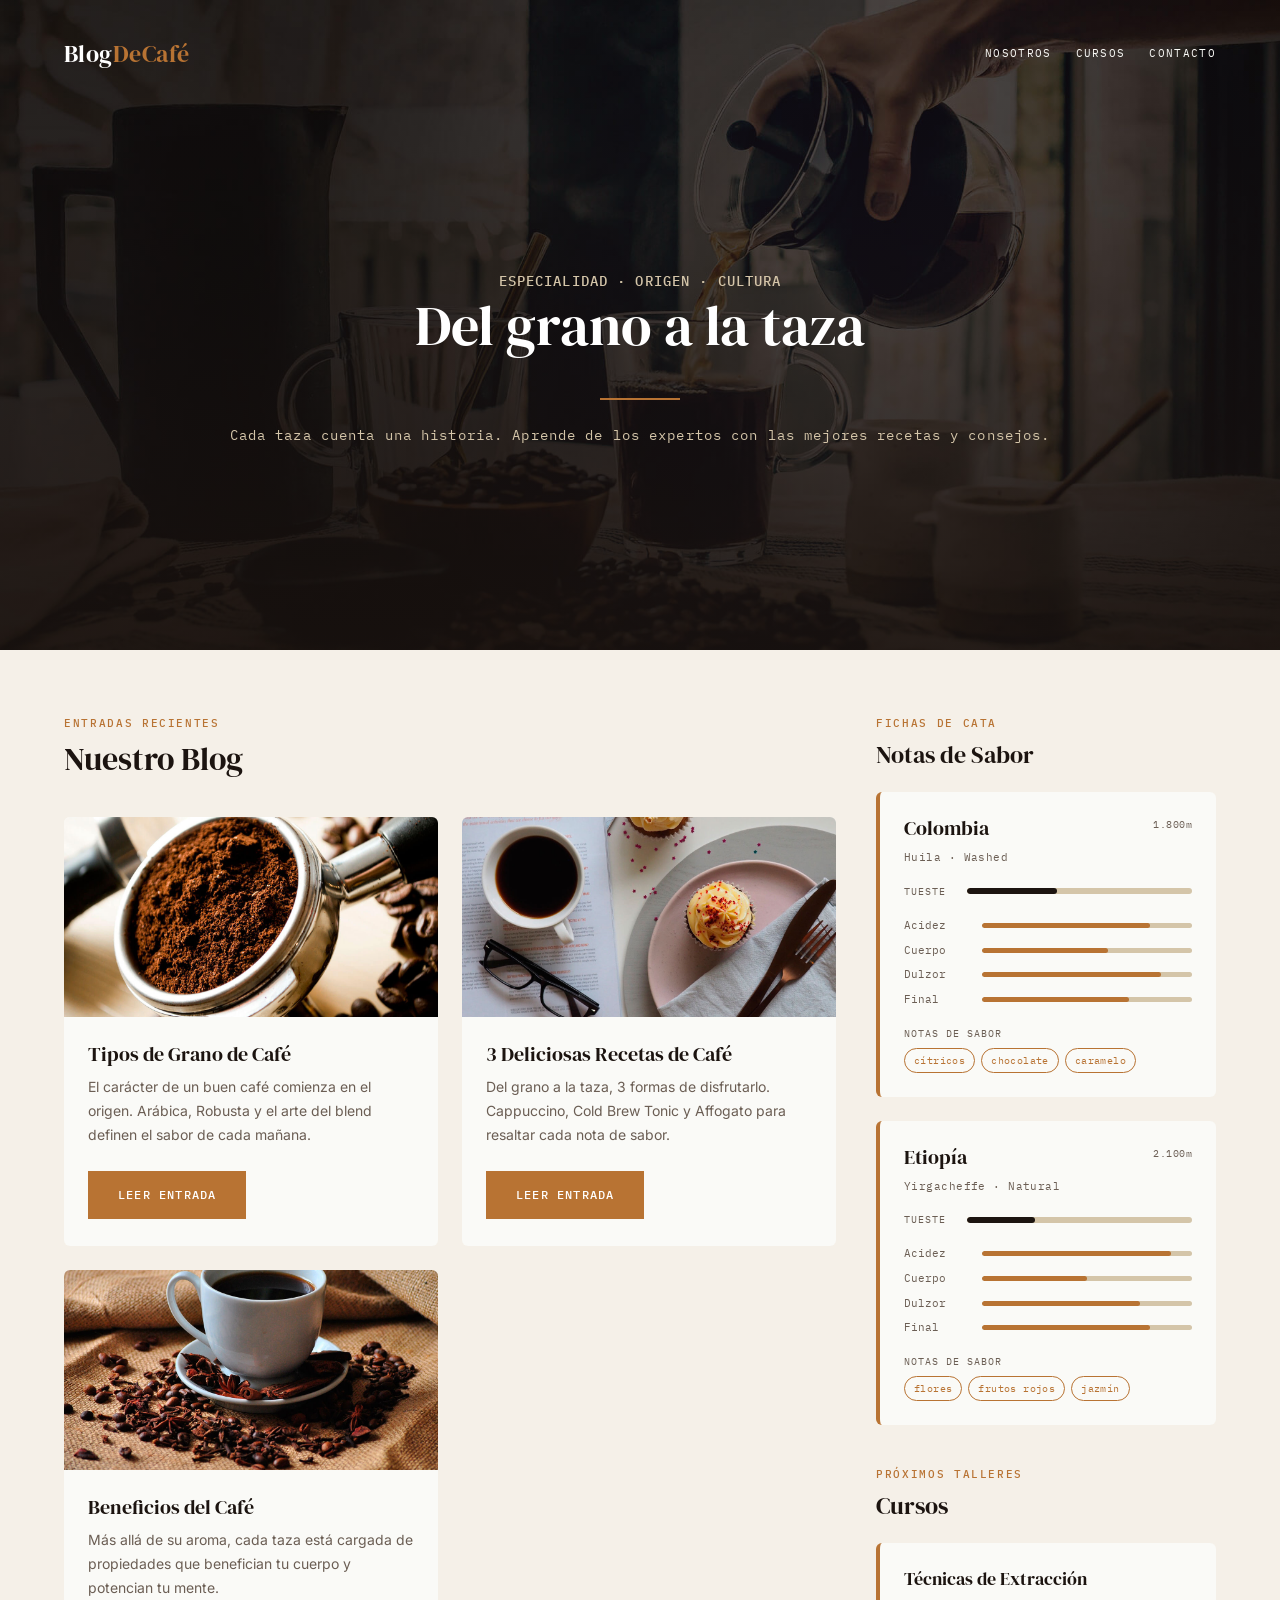
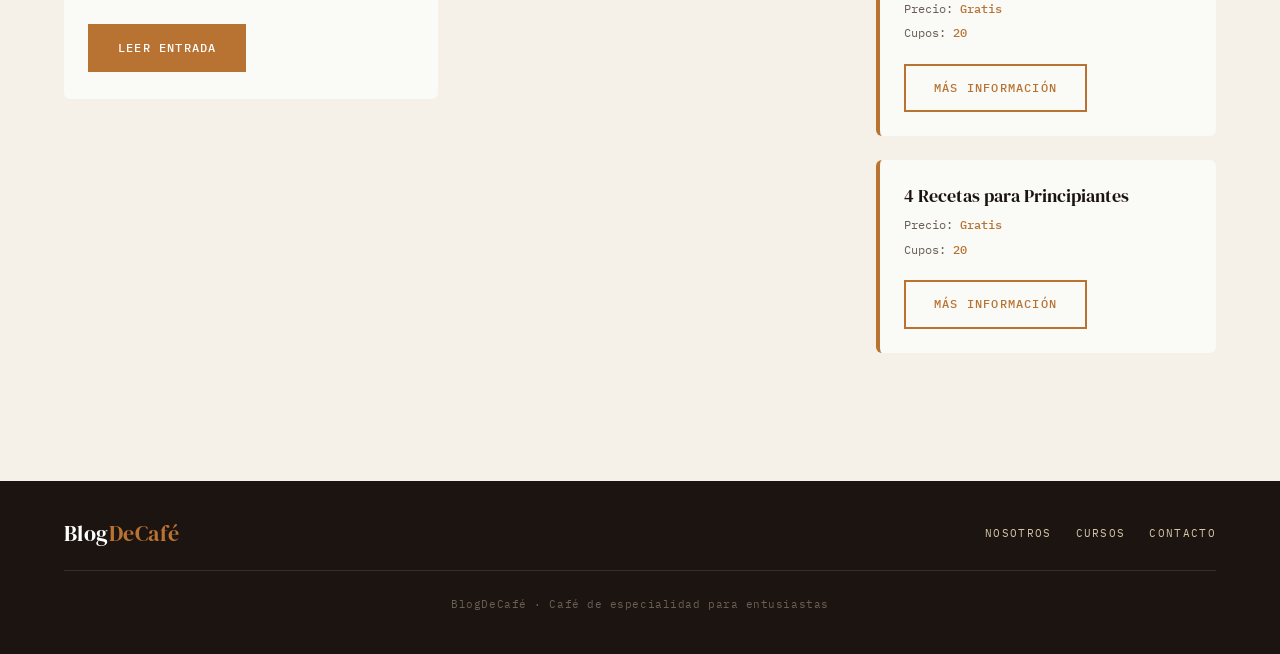
<file: index.html>
<!DOCTYPE html>
<html lang="es">
<head>
    <meta charset="UTF-8">
    <meta name="viewport" content="width=device-width, initial-scale=1.0">
    <title>BlogDeCafé — Café de Especialidad</title>
    <link rel="stylesheet" href="css/normalize.css">
    <link rel="preconnect" href="https://fonts.googleapis.com">
    <link rel="preconnect" href="https://fonts.gstatic.com" crossorigin>
    <link href="https://fonts.googleapis.com/css2?family=DM+Serif+Display&family=IBM+Plex+Mono:wght@400;500&family=Inter:wght@400;500;600&display=swap" rel="stylesheet">
    <link rel="stylesheet" href="css/style.css">
</head>
<body>

    <header class="header">
        <div class="contenedor">
            <div class="barra">
                <a class="logo" href="index.html">
                    <h1 class="logo__nombre no-margin">Blog<span class="logo__bold">DeCafé</span></h1>
                </a>
                <nav class="navegacion">
                    <a href="nosotros.html" class="navegacion__enlace">Nosotros</a>
                    <a href="cursos.html" class="navegacion__enlace">Cursos</a>
                    <a href="contacto.html" class="navegacion__enlace">Contacto</a>
                </nav>
            </div>
        </div>

        <div class="header__texto">
            <p class="eyebrow no-margin">Especialidad · Origen · Cultura</p>
            <h2 class="no-margin">Del grano a la taza</h2>
            <hr class="copper-line">
            <p class="no-margin">Cada taza cuenta una historia. Aprende de los expertos con las mejores recetas y consejos.</p>
        </div>
    </header>

    <div class="contenedor contenido-principal">
        <main class="blog">
            <p class="eyebrow">Entradas recientes</p>
            <h3>Nuestro Blog</h3>

            <div class="blog-grid">
                <!-- Entrada 1 -->
                <article class="entrada reveal">
                    <div class="entrada__imagen">
                        <img src="img/blog1.jpg" alt="Granos de café molidos en portafilter">
                    </div>
                    <div class="entrada__contenido">
                        <h4 class="no-margin">Tipos de Grano de Café</h4>
                        <p>El carácter de un buen café comienza en el origen. Arábica, Robusta y el arte del blend definen el sabor de cada mañana.</p>
                        <a href="entrada.html" class="boton boton--primario">Leer entrada</a>
                    </div>
                </article>

                <!-- Entrada 2 -->
                <article class="entrada reveal">
                    <div class="entrada__imagen">
                        <img src="img/blog2.jpg" alt="Taza de café con cupcakes">
                    </div>
                    <div class="entrada__contenido">
                        <h4 class="no-margin">3 Deliciosas Recetas de Café</h4>
                        <p>Del grano a la taza, 3 formas de disfrutarlo. Cappuccino, Cold Brew Tonic y Affogato para resaltar cada nota de sabor.</p>
                        <a href="entrada.html" class="boton boton--primario">Leer entrada</a>
                    </div>
                </article>

                <!-- Entrada 3 -->
                <article class="entrada reveal">
                    <div class="entrada__imagen">
                        <img src="img/blog3.jpg" alt="Taza de café sobre arpillera">
                    </div>
                    <div class="entrada__contenido">
                        <h4 class="no-margin">Beneficios del Café</h4>
                        <p>Más allá de su aroma, cada taza está cargada de propiedades que benefician tu cuerpo y potencian tu mente.</p>
                        <a href="entrada.html" class="boton boton--primario">Leer entrada</a>
                    </div>
                </article>
            </div>
        </main>

        <!-- Barra lateral -->
        <aside class="sidebar">
            <p class="eyebrow">Fichas de cata</p>
            <h3>Notas de Sabor</h3>

            <!-- Ficha de cata 1 -->
            <div class="tasting-card reveal">
                <div class="tasting-card__header">
                    <span class="tasting-card__origin">Colombia</span>
                    <span class="tasting-card__altitude">1.800m</span>
                </div>
                <p class="tasting-card__region">Huila · Washed</p>
                <div class="tasting-card__roast">
                    <span class="tasting-card__roast-label">Tueste</span>
                    <div class="tasting-card__roast-bar">
                        <div class="tasting-card__roast-fill" style="width: 40%"></div>
                    </div>
                </div>
                <div class="tasting-card__attributes">
                    <div class="tasting-card__attr">
                        <span class="tasting-card__attr-label">Acidez</span>
                        <div class="tasting-card__attr-bar">
                            <div class="tasting-card__attr-fill" style="width: 80%"></div>
                        </div>
                    </div>
                    <div class="tasting-card__attr">
                        <span class="tasting-card__attr-label">Cuerpo</span>
                        <div class="tasting-card__attr-bar">
                            <div class="tasting-card__attr-fill" style="width: 60%"></div>
                        </div>
                    </div>
                    <div class="tasting-card__attr">
                        <span class="tasting-card__attr-label">Dulzor</span>
                        <div class="tasting-card__attr-bar">
                            <div class="tasting-card__attr-fill" style="width: 85%"></div>
                        </div>
                    </div>
                    <div class="tasting-card__attr">
                        <span class="tasting-card__attr-label">Final</span>
                        <div class="tasting-card__attr-bar">
                            <div class="tasting-card__attr-fill" style="width: 70%"></div>
                        </div>
                    </div>
                </div>
                <p class="tasting-card__notes-label">Notas de sabor</p>
                <div class="tasting-card__tags">
                    <span class="tasting-card__tag">cítricos</span>
                    <span class="tasting-card__tag">chocolate</span>
                    <span class="tasting-card__tag">caramelo</span>
                </div>
            </div>

            <!-- Ficha de cata 2 -->
            <div class="tasting-card reveal">
                <div class="tasting-card__header">
                    <span class="tasting-card__origin">Etiopía</span>
                    <span class="tasting-card__altitude">2.100m</span>
                </div>
                <p class="tasting-card__region">Yirgacheffe · Natural</p>
                <div class="tasting-card__roast">
                    <span class="tasting-card__roast-label">Tueste</span>
                    <div class="tasting-card__roast-bar">
                        <div class="tasting-card__roast-fill" style="width: 30%"></div>
                    </div>
                </div>
                <div class="tasting-card__attributes">
                    <div class="tasting-card__attr">
                        <span class="tasting-card__attr-label">Acidez</span>
                        <div class="tasting-card__attr-bar">
                            <div class="tasting-card__attr-fill" style="width: 90%"></div>
                        </div>
                    </div>
                    <div class="tasting-card__attr">
                        <span class="tasting-card__attr-label">Cuerpo</span>
                        <div class="tasting-card__attr-bar">
                            <div class="tasting-card__attr-fill" style="width: 50%"></div>
                        </div>
                    </div>
                    <div class="tasting-card__attr">
                        <span class="tasting-card__attr-label">Dulzor</span>
                        <div class="tasting-card__attr-bar">
                            <div class="tasting-card__attr-fill" style="width: 75%"></div>
                        </div>
                    </div>
                    <div class="tasting-card__attr">
                        <span class="tasting-card__attr-label">Final</span>
                        <div class="tasting-card__attr-bar">
                            <div class="tasting-card__attr-fill" style="width: 80%"></div>
                        </div>
                    </div>
                </div>
                <p class="tasting-card__notes-label">Notas de sabor</p>
                <div class="tasting-card__tags">
                    <span class="tasting-card__tag">flores</span>
                    <span class="tasting-card__tag">frutos rojos</span>
                    <span class="tasting-card__tag">jazmín</span>
                </div>
            </div>

            <!-- Cursos widget -->
            <p class="eyebrow" style="margin-top: var(--space-lg)">Próximos talleres</p>
            <h3>Cursos</h3>

            <ul class="cursos no-padding">
                <li class="widget-curso reveal">
                    <h4 class="no-margin">Técnicas de Extracción</h4>
                    <p class="widget-curso__item">Precio: <span class="widget-curso__info">Gratis</span></p>
                    <p class="widget-curso__item">Cupos: <span class="widget-curso__info">20</span></p>
                    <a href="entrada.html" class="boton boton--secundario">Más información</a>
                </li>
                <li class="widget-curso reveal">
                    <h4 class="no-margin">4 Recetas para Principiantes</h4>
                    <p class="widget-curso__item">Precio: <span class="widget-curso__info">Gratis</span></p>
                    <p class="widget-curso__item">Cupos: <span class="widget-curso__info">20</span></p>
                    <a href="entrada.html" class="boton boton--secundario">Más información</a>
                </li>
            </ul>
        </aside>
    </div>

    <footer class="footer">
        <div class="contenedor">
            <div class="barra">
                <a class="logo" href="index.html">
                    <h1 class="logo__nombre no-margin">Blog<span class="logo__bold">DeCafé</span></h1>
                </a>
                <nav class="navegacion">
                    <a href="nosotros.html" class="navegacion__enlace">Nosotros</a>
                    <a href="cursos.html" class="navegacion__enlace">Cursos</a>
                    <a href="contacto.html" class="navegacion__enlace">Contacto</a>
                </nav>
            </div>
            <p class="footer__copy">BlogDeCafé · Café de especialidad para entusiastas</p>
        </div>
    </footer>

    <script>
        // Scroll reveal
        const reveals = document.querySelectorAll('.reveal');
        const observer = new IntersectionObserver((entries) => {
            entries.forEach(entry => {
                if (entry.isIntersecting) {
                    entry.target.classList.add('visible');
                }
            });
        }, { threshold: 0.15 });

        reveals.forEach(el => observer.observe(el));
    </script>

</body>
</html>
</file>
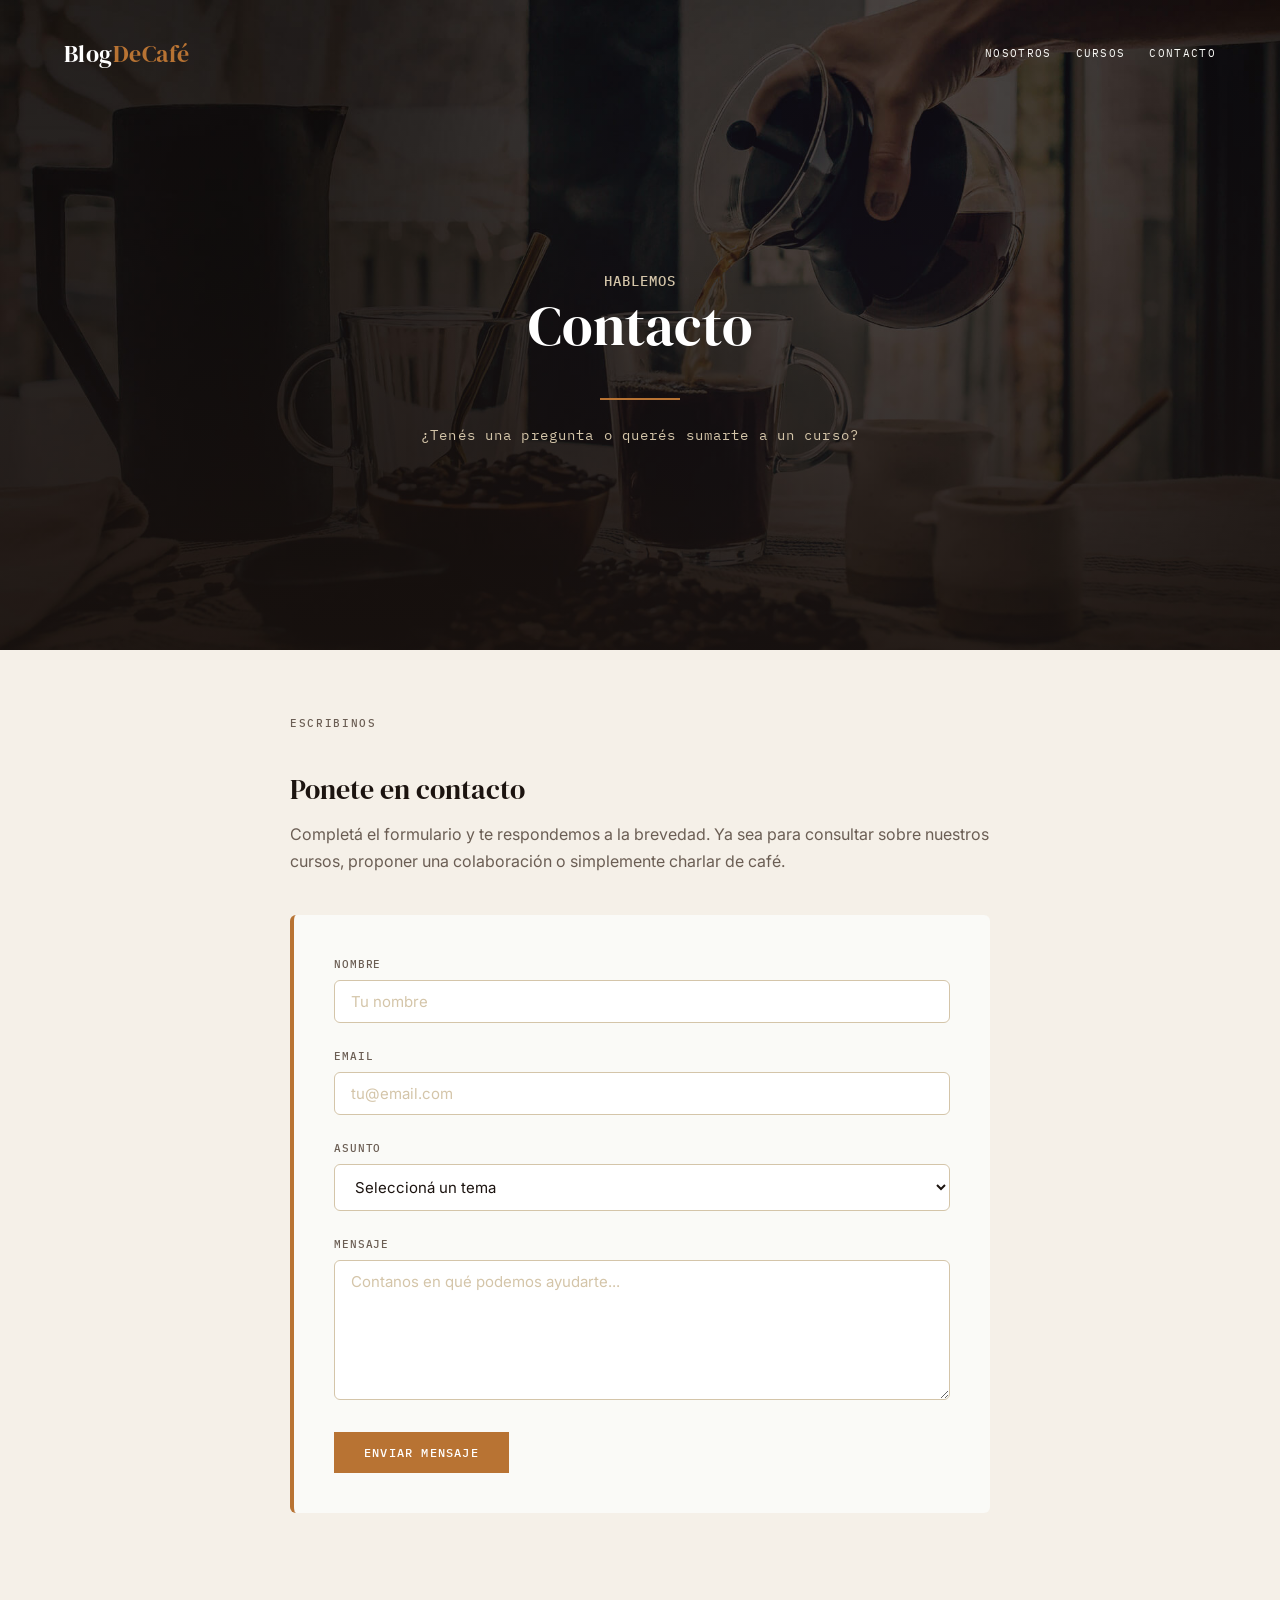
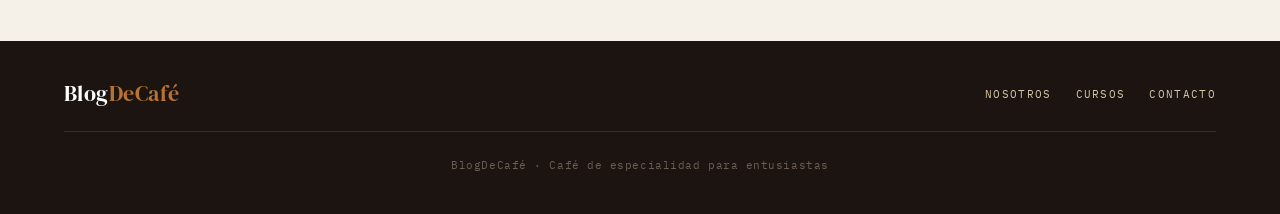
<file: contacto.html>
<!DOCTYPE html>
<html lang="es">
<head>
    <meta charset="UTF-8">
    <meta name="viewport" content="width=device-width, initial-scale=1.0">
    <title>BlogDeCafé — Contacto</title>
    <link rel="stylesheet" href="css/normalize.css">
    <link rel="preconnect" href="https://fonts.googleapis.com">
    <link rel="preconnect" href="https://fonts.gstatic.com" crossorigin>
    <link href="https://fonts.googleapis.com/css2?family=DM+Serif+Display&family=IBM+Plex+Mono:wght@400;500&family=Inter:wght@400;500;600&display=swap" rel="stylesheet">
    <link rel="stylesheet" href="css/style.css">
</head>
<body>

    <header class="header">
        <div class="contenedor">
            <div class="barra">
                <a class="logo" href="index.html">
                    <h1 class="logo__nombre no-margin">Blog<span class="logo__bold">DeCafé</span></h1>
                </a>
                <nav class="navegacion">
                    <a href="nosotros.html" class="navegacion__enlace">Nosotros</a>
                    <a href="cursos.html" class="navegacion__enlace">Cursos</a>
                    <a href="contacto.html" class="navegacion__enlace">Contacto</a>
                </nav>
            </div>
        </div>

        <div class="header__texto">
            <p class="eyebrow no-margin">Hablemos</p>
            <h2 class="no-margin">Contacto</h2>
            <hr class="copper-line">
            <p class="no-margin">¿Tenés una pregunta o querés sumarte a un curso?</p>
        </div>
    </header>

    <main class="contenedor contacto-page">
        <p class="eyebrow">Escribinos</p>
        <h3>Ponete en contacto</h3>
        <p>Completá el formulario y te respondemos a la brevedad. Ya sea para consultar sobre nuestros cursos, proponer una colaboración o simplemente charlar de café.</p>

        <form id="contact-form" class="formulario reveal" action="https://api.web3forms.com/submit" method="POST">
            <!-- Reemplazá con tu access key de Web3Forms: https://web3forms.com -->
            <input type="hidden" name="access_key" value="TU_ACCESS_KEY_AQUI">
            <input type="hidden" name="subject" value="Nuevo mensaje — BlogDeCafé">
            <input type="hidden" name="from_name" value="BlogDeCafé Formulario">
            <!-- Honeypot anti-spam -->
            <input type="checkbox" name="botcheck" class="hidden" style="display:none">

            <div class="formulario__campo">
                <label for="nombre">Nombre</label>
                <input type="text" id="nombre" name="nombre" placeholder="Tu nombre" required>
            </div>

            <div class="formulario__campo">
                <label for="email">Email</label>
                <input type="email" id="email" name="email" placeholder="tu@email.com" required>
            </div>

            <div class="formulario__campo">
                <label for="asunto">Asunto</label>
                <select id="asunto" name="asunto" required>
                    <option value="" disabled selected>Seleccioná un tema</option>
                    <option value="Consulta sobre cursos">Consulta sobre cursos</option>
                    <option value="Recetas y técnicas">Recetas y técnicas</option>
                    <option value="Colaboración">Colaboración</option>
                    <option value="Otro">Otro</option>
                </select>
            </div>

            <div class="formulario__campo">
                <label for="mensaje">Mensaje</label>
                <textarea id="mensaje" name="mensaje" placeholder="Contanos en qué podemos ayudarte..." required></textarea>
            </div>

            <div id="form-message" class="form-message" role="alert" aria-live="polite"></div>

            <button type="submit" class="boton boton--primario" id="submit-btn">
                <span class="btn-text">Enviar mensaje</span>
                <span class="btn-loading" style="display:none">Enviando...</span>
            </button>
        </form>
    </main>

    <footer class="footer">
        <div class="contenedor">
            <div class="barra">
                <a class="logo" href="index.html">
                    <h1 class="logo__nombre no-margin">Blog<span class="logo__bold">DeCafé</span></h1>
                </a>
                <nav class="navegacion">
                    <a href="nosotros.html" class="navegacion__enlace">Nosotros</a>
                    <a href="cursos.html" class="navegacion__enlace">Cursos</a>
                    <a href="contacto.html" class="navegacion__enlace">Contacto</a>
                </nav>
            </div>
            <p class="footer__copy">BlogDeCafé · Café de especialidad para entusiastas</p>
        </div>
    </footer>

    <script>
        // Scroll reveal
        const reveals = document.querySelectorAll('.reveal');
        const observer = new IntersectionObserver((entries) => {
            entries.forEach(entry => {
                if (entry.isIntersecting) {
                    entry.target.classList.add('visible');
                }
            });
        }, { threshold: 0.15 });
        reveals.forEach(el => observer.observe(el));

        // Form handling
        const form = document.getElementById('contact-form');
        const submitBtn = document.getElementById('submit-btn');
        const btnText = submitBtn.querySelector('.btn-text');
        const btnLoading = submitBtn.querySelector('.btn-loading');
        const formMessage = document.getElementById('form-message');

        form.addEventListener('submit', async function(e) {
            e.preventDefault();

            // Reset estado previo
            formMessage.className = 'form-message';
            formMessage.textContent = '';
            submitBtn.disabled = true;
            btnText.style.display = 'none';
            btnLoading.style.display = 'inline';

            // Validación JS adicional
            const email = form.email.value.trim();
            const emailRegex = /^[^\s@]+@[^\s@]+\.[^\s@]+$/;
            if (!emailRegex.test(email)) {
                showMessage('Por favor ingresá un email válido.', 'error');
                resetButton();
                return;
            }

            try {
                const formData = new FormData(form);
                const response = await fetch('https://api.web3forms.com/submit', {
                    method: 'POST',
                    body: formData
                });

                const data = await response.json();

                if (data.success) {
                    showMessage('¡Mensaje enviado! Te responderemos a la brevedad.', 'success');
                    form.reset();
                } else {
                    showMessage('Hubo un error al enviar. Intentá de nuevo o escribinos por email.', 'error');
                }
            } catch (error) {
                showMessage('No se pudo conectar. Verificá tu conexión y intentá de nuevo.', 'error');
            }

            resetButton();
        });

        function showMessage(text, type) {
            formMessage.textContent = text;
            formMessage.className = 'form-message form-message--' + type;
        }

        function resetButton() {
            submitBtn.disabled = false;
            btnText.style.display = 'inline';
            btnLoading.style.display = 'none';
        }
    </script>

</body>
</html>
</file>
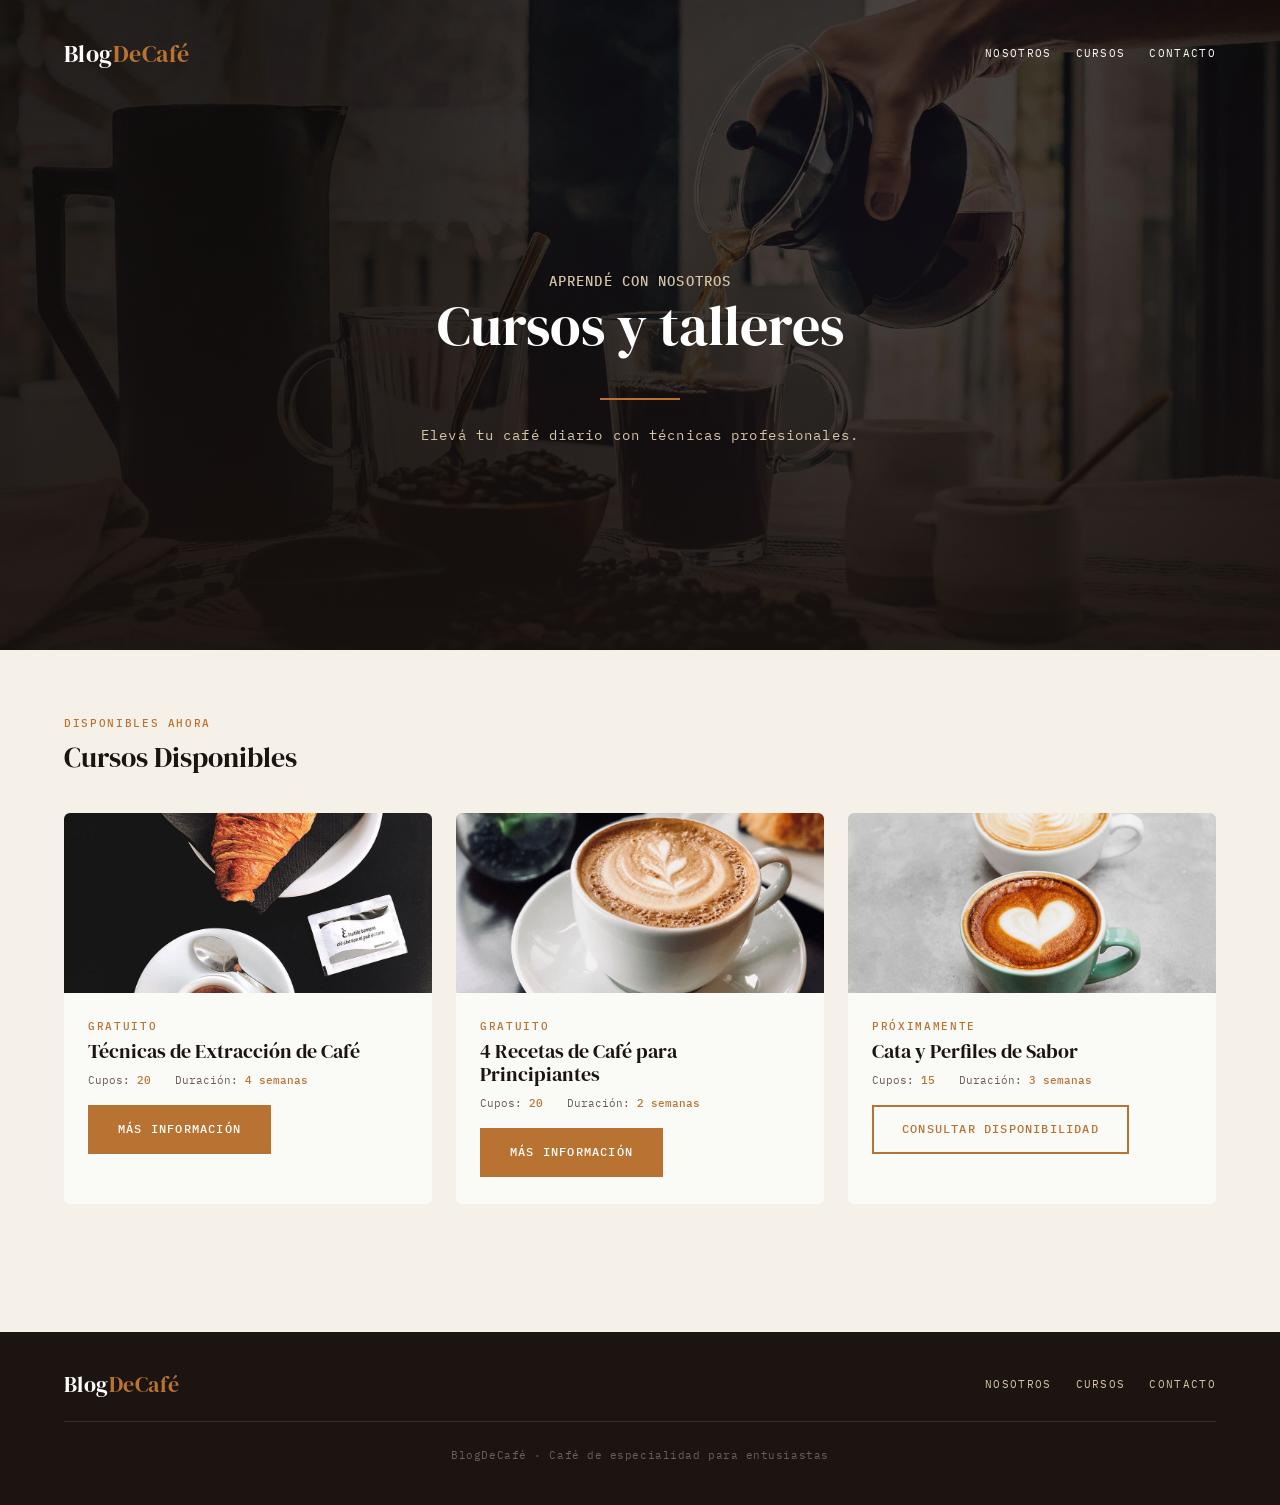
<file: cursos.html>
<!DOCTYPE html>
<html lang="es">
<head>
    <meta charset="UTF-8">
    <meta name="viewport" content="width=device-width, initial-scale=1.0">
    <title>BlogDeCafé — Cursos</title>
    <link rel="stylesheet" href="css/normalize.css">
    <link rel="preconnect" href="https://fonts.googleapis.com">
    <link rel="preconnect" href="https://fonts.gstatic.com" crossorigin>
    <link href="https://fonts.googleapis.com/css2?family=DM+Serif+Display&family=IBM+Plex+Mono:wght@400;500&family=Inter:wght@400;500;600&display=swap" rel="stylesheet">
    <link rel="stylesheet" href="css/style.css">
</head>
<body>

    <header class="header">
        <div class="contenedor">
            <div class="barra">
                <a class="logo" href="index.html">
                    <h1 class="logo__nombre no-margin">Blog<span class="logo__bold">DeCafé</span></h1>
                </a>
                <nav class="navegacion">
                    <a href="nosotros.html" class="navegacion__enlace">Nosotros</a>
                    <a href="cursos.html" class="navegacion__enlace">Cursos</a>
                    <a href="contacto.html" class="navegacion__enlace">Contacto</a>
                </nav>
            </div>
        </div>

        <div class="header__texto">
            <p class="eyebrow no-margin">Aprendé con nosotros</p>
            <h2 class="no-margin">Cursos y talleres</h2>
            <hr class="copper-line">
            <p class="no-margin">Elevá tu café diario con técnicas profesionales.</p>
        </div>
    </header>

    <main class="contenedor cursos-page">
        <p class="eyebrow">Disponibles ahora</p>
        <h3>Cursos Disponibles</h3>

        <div class="cursos-grid">
            <!-- Curso 1 -->
            <div class="curso-card reveal">
                <div class="curso-card__imagen">
                    <img src="img/curso1.jpg" alt="Técnicas de extracción">
                </div>
                <div class="curso-card__contenido">
                    <p class="eyebrow" style="margin-bottom: 0.4rem">Gratuito</p>
                    <h4>Técnicas de Extracción de Café</h4>
                    <div class="curso-card__meta">
                        <span class="curso-card__meta-item">Cupos: <span class="curso-card__meta-value">20</span></span>
                        <span class="curso-card__meta-item">Duración: <span class="curso-card__meta-value">4 semanas</span></span>
                    </div>
                    <a href="entrada.html" class="boton boton--primario">Más información</a>
                </div>
            </div>

            <!-- Curso 2 -->
            <div class="curso-card reveal">
                <div class="curso-card__imagen">
                    <img src="img/curso2.jpg" alt="Recetas para principiantes">
                </div>
                <div class="curso-card__contenido">
                    <p class="eyebrow" style="margin-bottom: 0.4rem">Gratuito</p>
                    <h4>4 Recetas de Café para Principiantes</h4>
                    <div class="curso-card__meta">
                        <span class="curso-card__meta-item">Cupos: <span class="curso-card__meta-value">20</span></span>
                        <span class="curso-card__meta-item">Duración: <span class="curso-card__meta-value">2 semanas</span></span>
                    </div>
                    <a href="entrada.html" class="boton boton--primario">Más información</a>
                </div>
            </div>

            <!-- Curso 3 -->
            <div class="curso-card reveal">
                <div class="curso-card__imagen">
                    <img src="img/curso3.jpg" alt="Cata y degustación">
                </div>
                <div class="curso-card__contenido">
                    <p class="eyebrow" style="margin-bottom: 0.4rem">Próximamente</p>
                    <h4>Cata y Perfiles de Sabor</h4>
                    <div class="curso-card__meta">
                        <span class="curso-card__meta-item">Cupos: <span class="curso-card__meta-value">15</span></span>
                        <span class="curso-card__meta-item">Duración: <span class="curso-card__meta-value">3 semanas</span></span>
                    </div>
                    <a href="contacto.html" class="boton boton--secundario">Consultar disponibilidad</a>
                </div>
            </div>
        </div>
    </main>

    <footer class="footer">
        <div class="contenedor">
            <div class="barra">
                <a class="logo" href="index.html">
                    <h1 class="logo__nombre no-margin">Blog<span class="logo__bold">DeCafé</span></h1>
                </a>
                <nav class="navegacion">
                    <a href="nosotros.html" class="navegacion__enlace">Nosotros</a>
                    <a href="cursos.html" class="navegacion__enlace">Cursos</a>
                    <a href="contacto.html" class="navegacion__enlace">Contacto</a>
                </nav>
            </div>
            <p class="footer__copy">BlogDeCafé · Café de especialidad para entusiastas</p>
        </div>
    </footer>

    <script>
        const reveals = document.querySelectorAll('.reveal');
        const observer = new IntersectionObserver((entries) => {
            entries.forEach(entry => {
                if (entry.isIntersecting) {
                    entry.target.classList.add('visible');
                }
            });
        }, { threshold: 0.15 });
        reveals.forEach(el => observer.observe(el));
    </script>

</body>
</html>
</file>
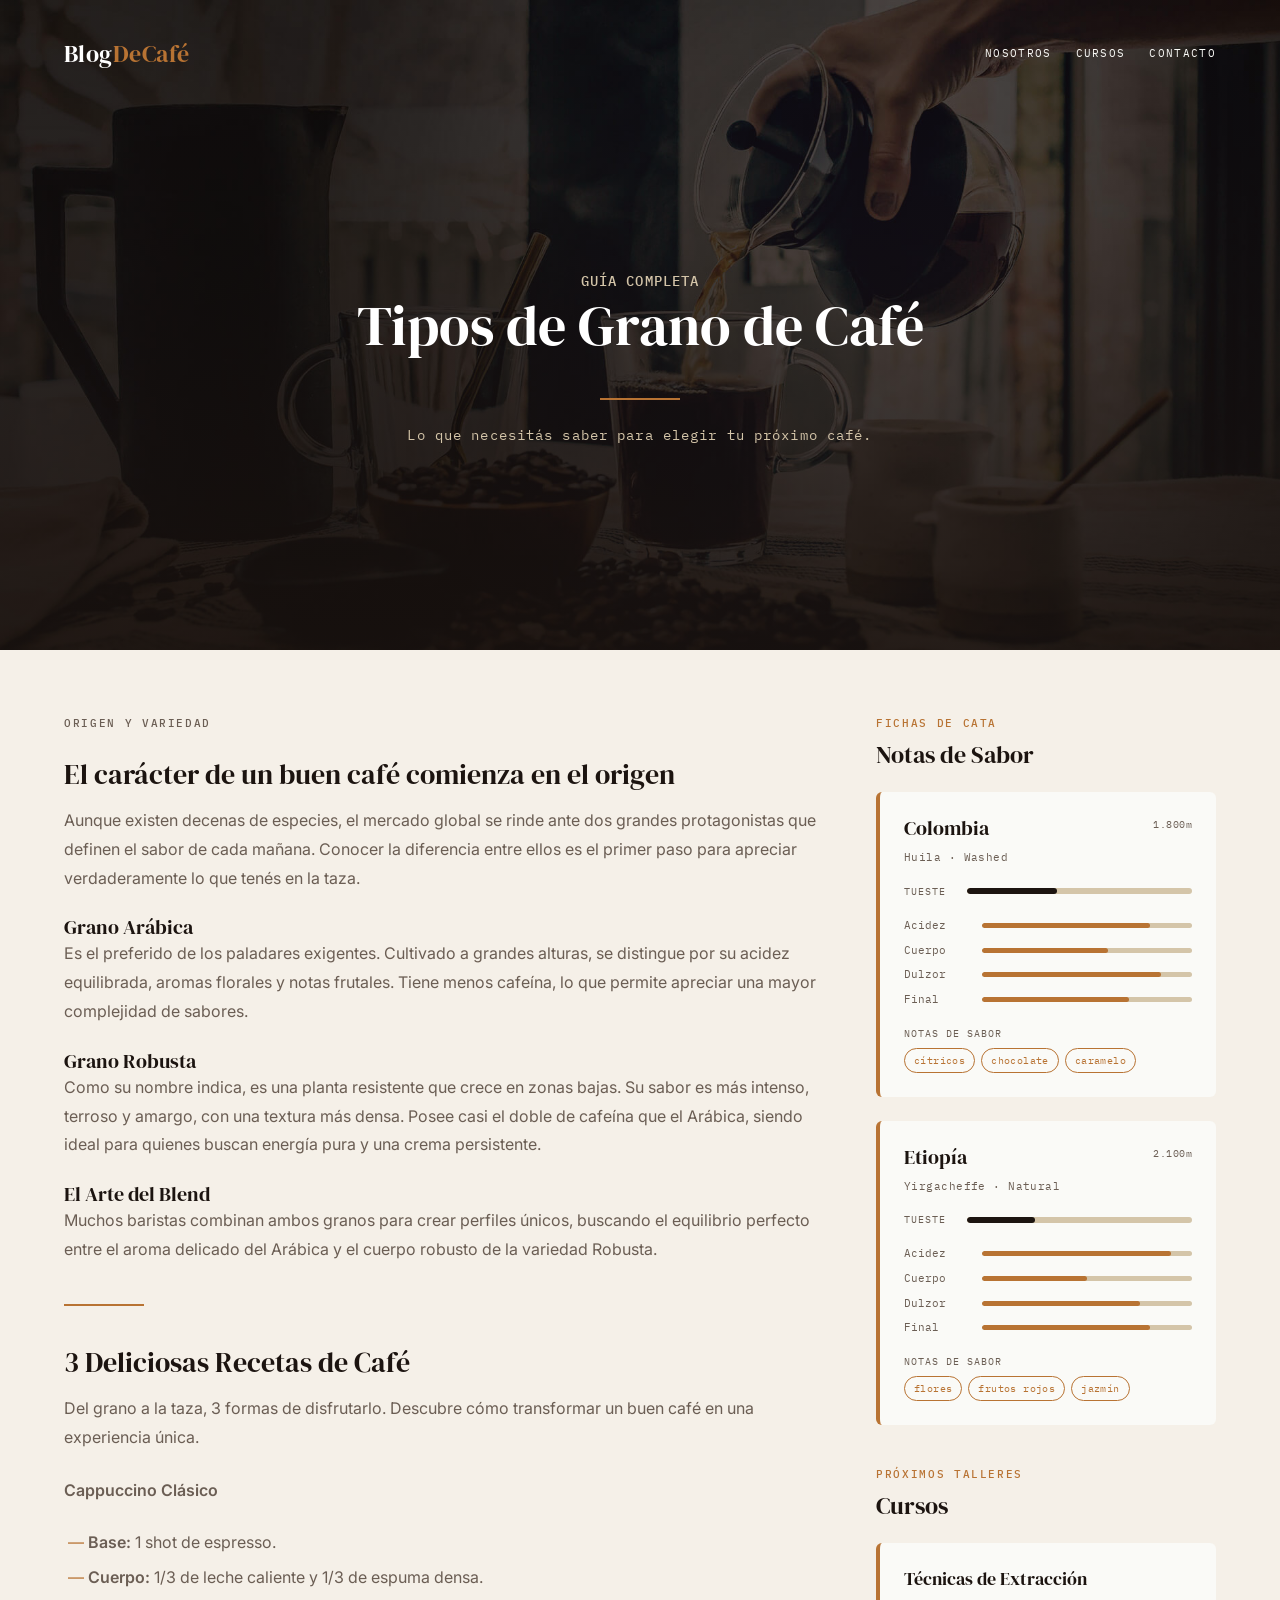
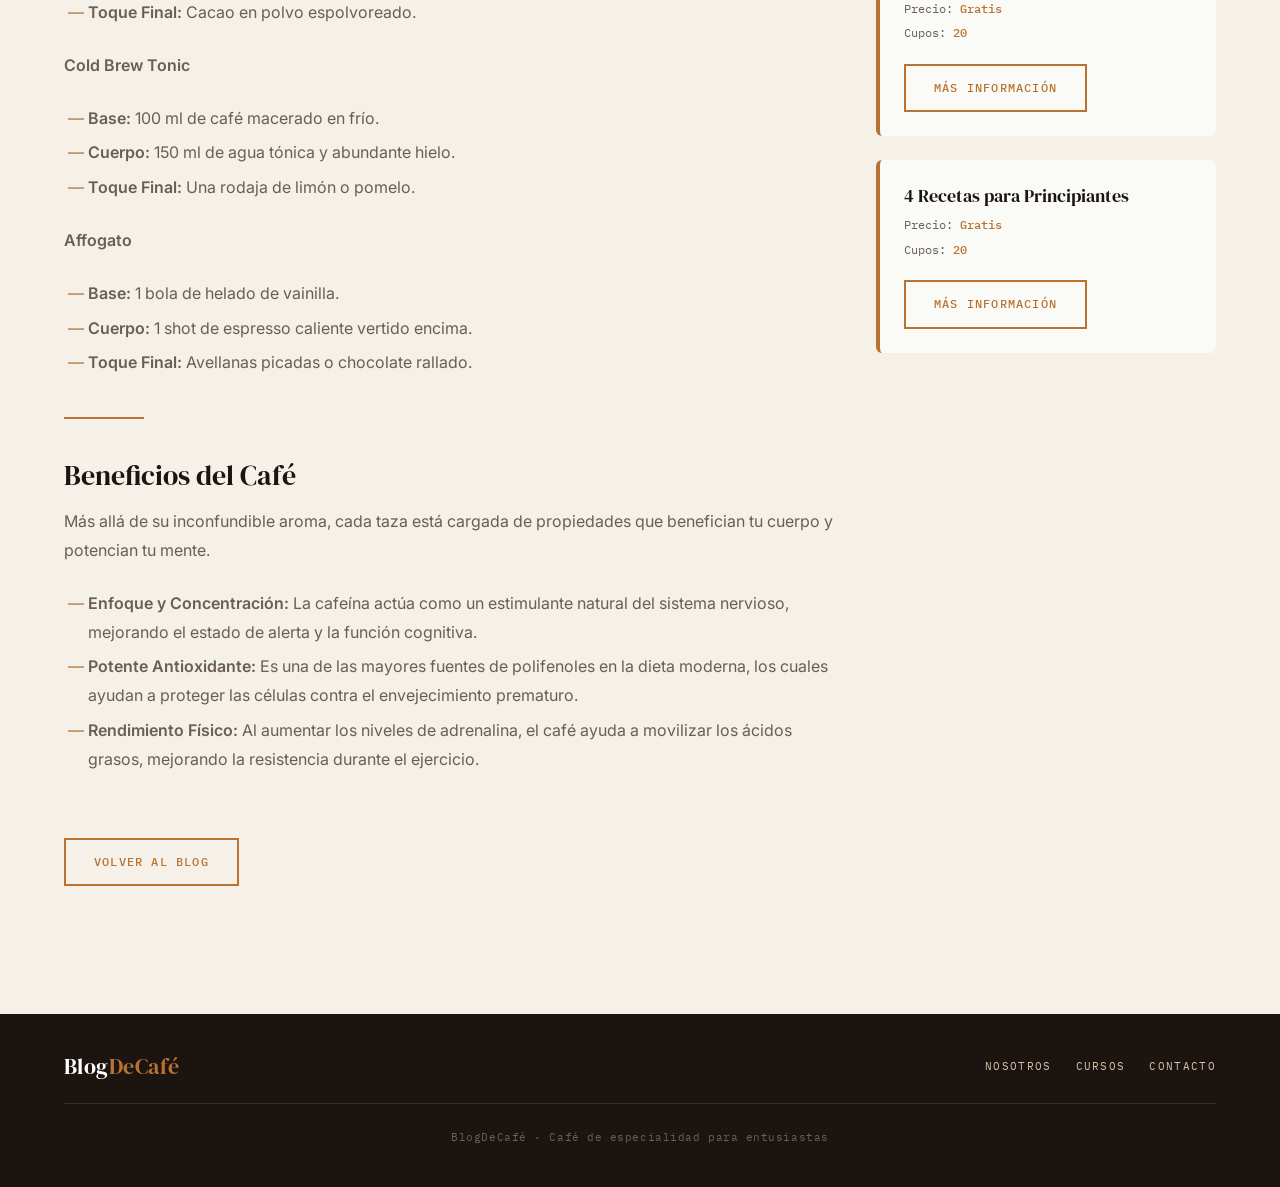
<file: entrada.html>
<!DOCTYPE html>
<html lang="es">
<head>
    <meta charset="UTF-8">
    <meta name="viewport" content="width=device-width, initial-scale=1.0">
    <title>BlogDeCafé — Tipos de Grano de Café</title>
    <link rel="stylesheet" href="css/normalize.css">
    <link rel="preconnect" href="https://fonts.googleapis.com">
    <link rel="preconnect" href="https://fonts.gstatic.com" crossorigin>
    <link href="https://fonts.googleapis.com/css2?family=DM+Serif+Display&family=IBM+Plex+Mono:wght@400;500&family=Inter:wght@400;500;600&display=swap" rel="stylesheet">
    <link rel="stylesheet" href="css/style.css">
</head>
<body>

    <header class="header">
        <div class="contenedor">
            <div class="barra">
                <a class="logo" href="index.html">
                    <h1 class="logo__nombre no-margin">Blog<span class="logo__bold">DeCafé</span></h1>
                </a>
                <nav class="navegacion">
                    <a href="nosotros.html" class="navegacion__enlace">Nosotros</a>
                    <a href="cursos.html" class="navegacion__enlace">Cursos</a>
                    <a href="contacto.html" class="navegacion__enlace">Contacto</a>
                </nav>
            </div>
        </div>

        <div class="header__texto">
            <p class="eyebrow no-margin">Guía completa</p>
            <h2 class="no-margin">Tipos de Grano de Café</h2>
            <hr class="copper-line">
            <p class="no-margin">Lo que necesitás saber para elegir tu próximo café.</p>
        </div>
    </header>

    <main class="contenedor entrada-page">
        <div class="entrada-page__grid">
            <!-- Artículo -->
            <article class="entrada-page__contenido reveal">
                <p class="eyebrow">Origen y variedad</p>
                <h3>El carácter de un buen café comienza en el origen</h3>

                <p>Aunque existen decenas de especies, el mercado global se rinde ante dos grandes protagonistas que definen el sabor de cada mañana. Conocer la diferencia entre ellos es el primer paso para apreciar verdaderamente lo que tenés en la taza.</p>

                <h4>Grano Arábica</h4>
                <p>Es el preferido de los paladares exigentes. Cultivado a grandes alturas, se distingue por su acidez equilibrada, aromas florales y notas frutales. Tiene menos cafeína, lo que permite apreciar una mayor complejidad de sabores.</p>

                <h4>Grano Robusta</h4>
                <p>Como su nombre indica, es una planta resistente que crece en zonas bajas. Su sabor es más intenso, terroso y amargo, con una textura más densa. Posee casi el doble de cafeína que el Arábica, siendo ideal para quienes buscan energía pura y una crema persistente.</p>

                <h4>El Arte del Blend</h4>
                <p>Muchos baristas combinan ambos granos para crear perfiles únicos, buscando el equilibrio perfecto entre el aroma delicado del Arábica y el cuerpo robusto de la variedad Robusta.</p>

                <hr class="copper-line" style="margin: var(--space-lg) 0">

                <h3>3 Deliciosas Recetas de Café</h3>
                <p>Del grano a la taza, 3 formas de disfrutarlo. Descubre cómo transformar un buen café en una experiencia única.</p>

                <p><strong>Cappuccino Clásico</strong></p>
                <ul>
                    <li><strong>Base:</strong> 1 shot de espresso.</li>
                    <li><strong>Cuerpo:</strong> 1/3 de leche caliente y 1/3 de espuma densa.</li>
                    <li><strong>Toque Final:</strong> Cacao en polvo espolvoreado.</li>
                </ul>

                <p><strong>Cold Brew Tonic</strong></p>
                <ul>
                    <li><strong>Base:</strong> 100 ml de café macerado en frío.</li>
                    <li><strong>Cuerpo:</strong> 150 ml de agua tónica y abundante hielo.</li>
                    <li><strong>Toque Final:</strong> Una rodaja de limón o pomelo.</li>
                </ul>

                <p><strong>Affogato</strong></p>
                <ul>
                    <li><strong>Base:</strong> 1 bola de helado de vainilla.</li>
                    <li><strong>Cuerpo:</strong> 1 shot de espresso caliente vertido encima.</li>
                    <li><strong>Toque Final:</strong> Avellanas picadas o chocolate rallado.</li>
                </ul>

                <hr class="copper-line" style="margin: var(--space-lg) 0">

                <h3>Beneficios del Café</h3>
                <p>Más allá de su inconfundible aroma, cada taza está cargada de propiedades que benefician tu cuerpo y potencian tu mente.</p>

                <ul>
                    <li><strong>Enfoque y Concentración:</strong> La cafeína actúa como un estimulante natural del sistema nervioso, mejorando el estado de alerta y la función cognitiva.</li>
                    <li><strong>Potente Antioxidante:</strong> Es una de las mayores fuentes de polifenoles en la dieta moderna, los cuales ayudan a proteger las células contra el envejecimiento prematuro.</li>
                    <li><strong>Rendimiento Físico:</strong> Al aumentar los niveles de adrenalina, el café ayuda a movilizar los ácidos grasos, mejorando la resistencia durante el ejercicio.</li>
                </ul>

                <a href="index.html" class="boton boton--secundario" style="margin-top: var(--space-lg)">Volver al blog</a>
            </article>

            <!-- Sidebar -->
            <aside class="sidebar">
                <p class="eyebrow">Fichas de cata</p>
                <h3>Notas de Sabor</h3>

                <!-- Ficha de cata 1 -->
                <div class="tasting-card reveal">
                    <div class="tasting-card__header">
                        <span class="tasting-card__origin">Colombia</span>
                        <span class="tasting-card__altitude">1.800m</span>
                    </div>
                    <p class="tasting-card__region">Huila · Washed</p>
                    <div class="tasting-card__roast">
                        <span class="tasting-card__roast-label">Tueste</span>
                        <div class="tasting-card__roast-bar">
                            <div class="tasting-card__roast-fill" style="width: 40%"></div>
                        </div>
                    </div>
                    <div class="tasting-card__attributes">
                        <div class="tasting-card__attr">
                            <span class="tasting-card__attr-label">Acidez</span>
                            <div class="tasting-card__attr-bar">
                                <div class="tasting-card__attr-fill" style="width: 80%"></div>
                            </div>
                        </div>
                        <div class="tasting-card__attr">
                            <span class="tasting-card__attr-label">Cuerpo</span>
                            <div class="tasting-card__attr-bar">
                                <div class="tasting-card__attr-fill" style="width: 60%"></div>
                            </div>
                        </div>
                        <div class="tasting-card__attr">
                            <span class="tasting-card__attr-label">Dulzor</span>
                            <div class="tasting-card__attr-bar">
                                <div class="tasting-card__attr-fill" style="width: 85%"></div>
                            </div>
                        </div>
                        <div class="tasting-card__attr">
                            <span class="tasting-card__attr-label">Final</span>
                            <div class="tasting-card__attr-bar">
                                <div class="tasting-card__attr-fill" style="width: 70%"></div>
                            </div>
                        </div>
                    </div>
                    <p class="tasting-card__notes-label">Notas de sabor</p>
                    <div class="tasting-card__tags">
                        <span class="tasting-card__tag">cítricos</span>
                        <span class="tasting-card__tag">chocolate</span>
                        <span class="tasting-card__tag">caramelo</span>
                    </div>
                </div>

                <!-- Ficha de cata 2 -->
                <div class="tasting-card reveal">
                    <div class="tasting-card__header">
                        <span class="tasting-card__origin">Etiopía</span>
                        <span class="tasting-card__altitude">2.100m</span>
                    </div>
                    <p class="tasting-card__region">Yirgacheffe · Natural</p>
                    <div class="tasting-card__roast">
                        <span class="tasting-card__roast-label">Tueste</span>
                        <div class="tasting-card__roast-bar">
                            <div class="tasting-card__roast-fill" style="width: 30%"></div>
                        </div>
                    </div>
                    <div class="tasting-card__attributes">
                        <div class="tasting-card__attr">
                            <span class="tasting-card__attr-label">Acidez</span>
                            <div class="tasting-card__attr-bar">
                                <div class="tasting-card__attr-fill" style="width: 90%"></div>
                            </div>
                        </div>
                        <div class="tasting-card__attr">
                            <span class="tasting-card__attr-label">Cuerpo</span>
                            <div class="tasting-card__attr-bar">
                                <div class="tasting-card__attr-fill" style="width: 50%"></div>
                            </div>
                        </div>
                        <div class="tasting-card__attr">
                            <span class="tasting-card__attr-label">Dulzor</span>
                            <div class="tasting-card__attr-bar">
                                <div class="tasting-card__attr-fill" style="width: 75%"></div>
                            </div>
                        </div>
                        <div class="tasting-card__attr">
                            <span class="tasting-card__attr-label">Final</span>
                            <div class="tasting-card__attr-bar">
                                <div class="tasting-card__attr-fill" style="width: 80%"></div>
                            </div>
                        </div>
                    </div>
                    <p class="tasting-card__notes-label">Notas de sabor</p>
                    <div class="tasting-card__tags">
                        <span class="tasting-card__tag">flores</span>
                        <span class="tasting-card__tag">frutos rojos</span>
                        <span class="tasting-card__tag">jazmín</span>
                    </div>
                </div>

                <!-- Cursos widget -->
                <p class="eyebrow" style="margin-top: var(--space-lg)">Próximos talleres</p>
                <h3>Cursos</h3>

                <ul class="cursos no-padding">
                    <li class="widget-curso reveal">
                        <h4 class="no-margin">Técnicas de Extracción</h4>
                        <p class="widget-curso__item">Precio: <span class="widget-curso__info">Gratis</span></p>
                        <p class="widget-curso__item">Cupos: <span class="widget-curso__info">20</span></p>
                        <a href="entrada.html" class="boton boton--secundario">Más información</a>
                    </li>
                    <li class="widget-curso reveal">
                        <h4 class="no-margin">4 Recetas para Principiantes</h4>
                        <p class="widget-curso__item">Precio: <span class="widget-curso__info">Gratis</span></p>
                        <p class="widget-curso__item">Cupos: <span class="widget-curso__info">20</span></p>
                        <a href="entrada.html" class="boton boton--secundario">Más información</a>
                    </li>
                </ul>
            </aside>
        </div>
    </main>

    <footer class="footer">
        <div class="contenedor">
            <div class="barra">
                <a class="logo" href="index.html">
                    <h1 class="logo__nombre no-margin">Blog<span class="logo__bold">DeCafé</span></h1>
                </a>
                <nav class="navegacion">
                    <a href="nosotros.html" class="navegacion__enlace">Nosotros</a>
                    <a href="cursos.html" class="navegacion__enlace">Cursos</a>
                    <a href="contacto.html" class="navegacion__enlace">Contacto</a>
                </nav>
            </div>
            <p class="footer__copy">BlogDeCafé · Café de especialidad para entusiastas</p>
        </div>
    </footer>

    <script>
        const reveals = document.querySelectorAll('.reveal');
        const observer = new IntersectionObserver((entries) => {
            entries.forEach(entry => {
                if (entry.isIntersecting) {
                    entry.target.classList.add('visible');
                }
            });
        }, { threshold: 0.15 });
        reveals.forEach(el => observer.observe(el));
    </script>

</body>
</html>
</file>
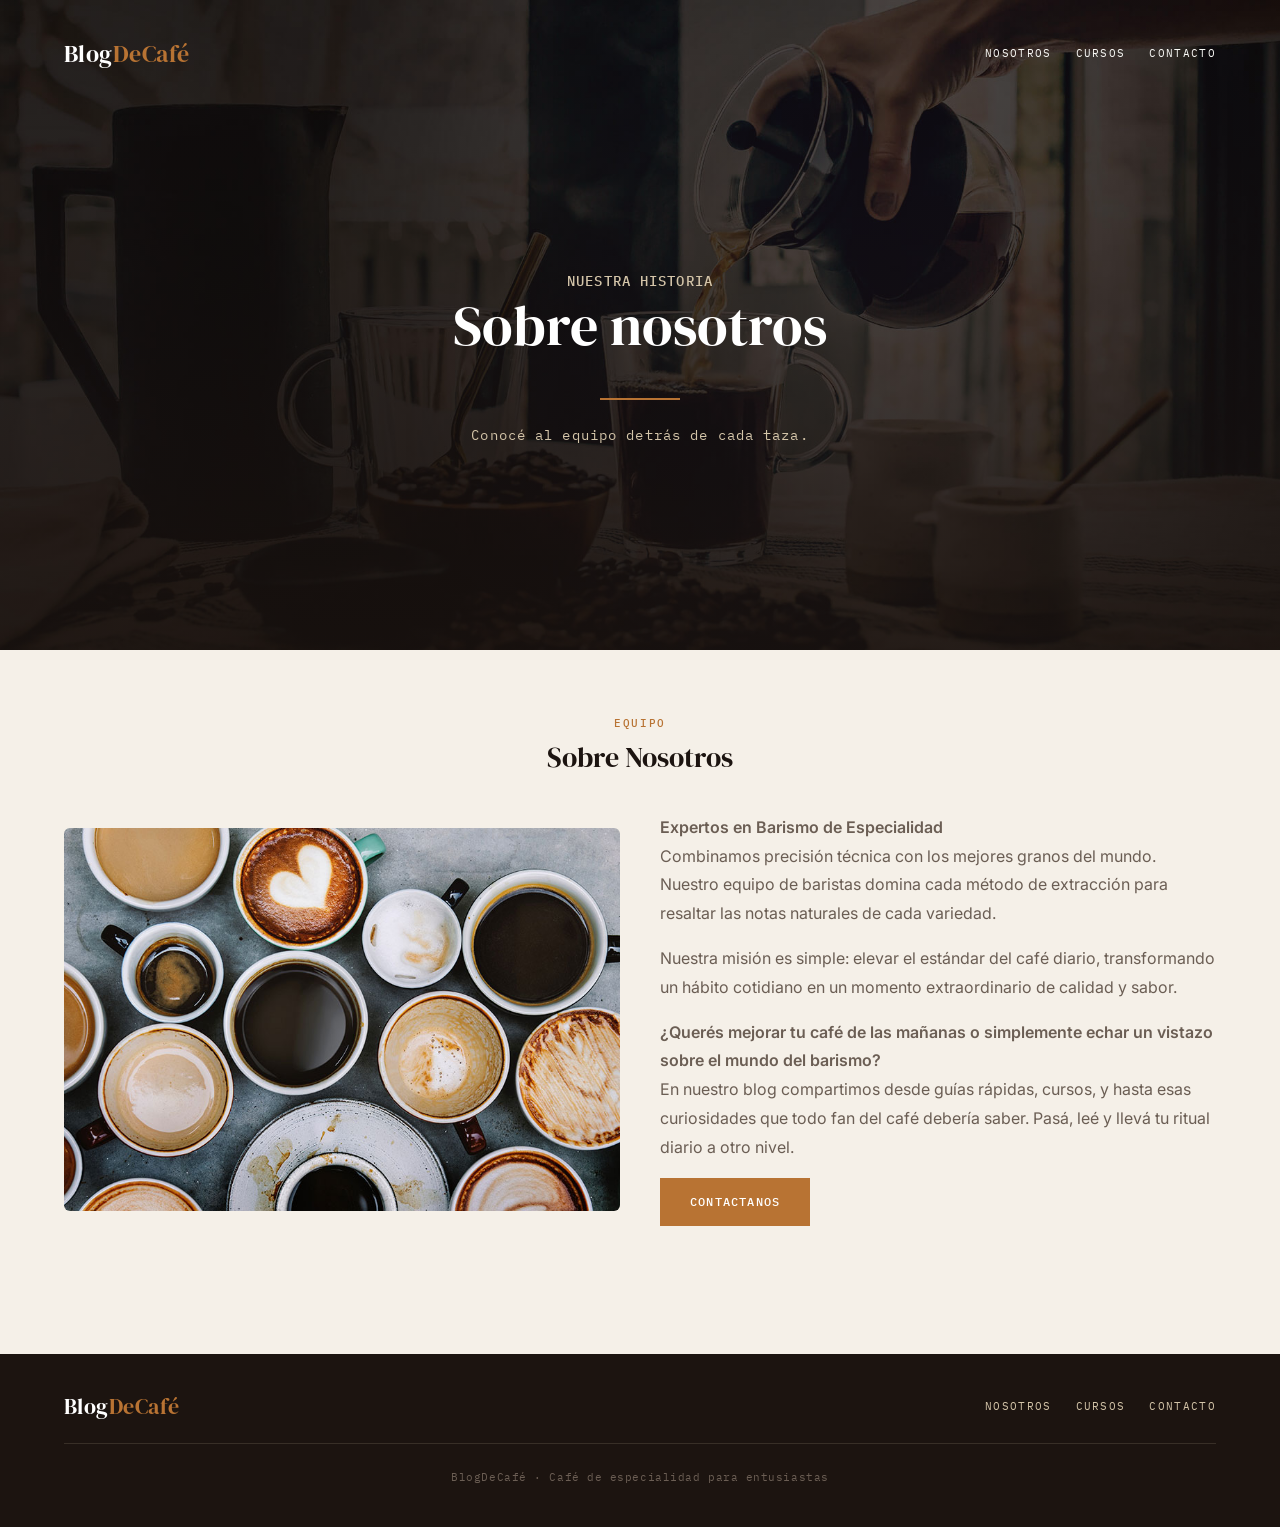
<file: nosotros.html>
<!DOCTYPE html>
<html lang="es">
<head>
    <meta charset="UTF-8">
    <meta name="viewport" content="width=device-width, initial-scale=1.0">
    <title>BlogDeCafé — Sobre Nosotros</title>
    <link rel="stylesheet" href="css/normalize.css">
    <link rel="preconnect" href="https://fonts.googleapis.com">
    <link rel="preconnect" href="https://fonts.gstatic.com" crossorigin>
    <link href="https://fonts.googleapis.com/css2?family=DM+Serif+Display&family=IBM+Plex+Mono:wght@400;500&family=Inter:wght@400;500;600&display=swap" rel="stylesheet">
    <link rel="stylesheet" href="css/style.css">
</head>
<body>

    <header class="header">
        <div class="contenedor">
            <div class="barra">
                <a class="logo" href="index.html">
                    <h1 class="logo__nombre no-margin">Blog<span class="logo__bold">DeCafé</span></h1>
                </a>
                <nav class="navegacion">
                    <a href="nosotros.html" class="navegacion__enlace">Nosotros</a>
                    <a href="cursos.html" class="navegacion__enlace">Cursos</a>
                    <a href="contacto.html" class="navegacion__enlace">Contacto</a>
                </nav>
            </div>
        </div>

        <div class="header__texto">
            <p class="eyebrow no-margin">Nuestra historia</p>
            <h2 class="no-margin">Sobre nosotros</h2>
            <hr class="copper-line">
            <p class="no-margin">Conocé al equipo detrás de cada taza.</p>
        </div>
    </header>

    <main class="contenedor sobre-nosotros">
        <p class="eyebrow centrar-texto">Equipo</p>
        <h3 class="centrar-texto" style="margin-bottom: var(--space-lg)">Sobre Nosotros</h3>

        <div class="sobre-nosotros__grid">
            <div class="sobre-nosotros__imagen reveal">
                <img src="img/nosotros.jpg" alt="Nuestro equipo de baristas">
            </div>

            <div class="sobre-nosotros__texto reveal">
                <p><strong>Expertos en Barismo de Especialidad</strong><br>
                Combinamos precisión técnica con los mejores granos del mundo. Nuestro equipo de baristas domina cada método de extracción para resaltar las notas naturales de cada variedad.</p>

                <p>Nuestra misión es simple: elevar el estándar del café diario, transformando un hábito cotidiano en un momento extraordinario de calidad y sabor.</p>

                <p><strong>¿Querés mejorar tu café de las mañanas o simplemente echar un vistazo sobre el mundo del barismo?</strong><br>
                En nuestro blog compartimos desde guías rápidas, cursos, y hasta esas curiosidades que todo fan del café debería saber. Pasá, leé y llevá tu ritual diario a otro nivel.</p>

                <a href="contacto.html" class="boton boton--primario">Contactanos</a>
            </div>
        </div>
    </main>

    <footer class="footer">
        <div class="contenedor">
            <div class="barra">
                <a class="logo" href="index.html">
                    <h1 class="logo__nombre no-margin">Blog<span class="logo__bold">DeCafé</span></h1>
                </a>
                <nav class="navegacion">
                    <a href="nosotros.html" class="navegacion__enlace">Nosotros</a>
                    <a href="cursos.html" class="navegacion__enlace">Cursos</a>
                    <a href="contacto.html" class="navegacion__enlace">Contacto</a>
                </nav>
            </div>
            <p class="footer__copy">BlogDeCafé · Café de especialidad para entusiastas</p>
        </div>
    </footer>

    <script>
        const reveals = document.querySelectorAll('.reveal');
        const observer = new IntersectionObserver((entries) => {
            entries.forEach(entry => {
                if (entry.isIntersecting) {
                    entry.target.classList.add('visible');
                }
            });
        }, { threshold: 0.15 });
        reveals.forEach(el => observer.observe(el));
    </script>

</body>
</html>
</file>
<file: css/style.css>
/* ============================================
   BlogDeCafé — Rediseño
   Palette: espresso, copper, parchment, burlap, smoke, steam
   Fonts: DM Serif Display, Inter, IBM Plex Mono
   ============================================ */

/* --- Tokens --- */
:root {
  --espresso: #1C1410;
  --copper: #B87333;
  --copper-dark: #8F5A28;
  --parchment: #F5F0E8;
  --burlap: #D4C5A9;
  --smoke: #6B5E54;
  --steam: #FAFAF7;
  --white: #FFFFFF;

  --font-display: 'DM Serif Display', serif;
  --font-body: 'Inter', sans-serif;
  --font-mono: 'IBM Plex Mono', monospace;

  --space-xs: 0.8rem;
  --space-sm: 1.6rem;
  --space-md: 2.4rem;
  --space-lg: 4rem;
  --space-xl: 6.4rem;
  --space-2xl: 10rem;

  --radius: 6px;
  --max-w: 120rem;
}

/* --- Reset --- */
*,
*::before,
*::after {
  box-sizing: border-box;
  margin: 0;
  padding: 0;
}

html {
  font-size: 62.5%;
  scroll-behavior: smooth;
}

body {
  font-family: var(--font-body);
  font-size: 1.6rem;
  line-height: 1.7;
  color: var(--espresso);
  background-color: var(--parchment);
  -webkit-font-smoothing: antialiased;
}

img {
  max-width: 100%;
  display: block;
}

a {
  text-decoration: none;
  color: inherit;
}

ul, ol {
  list-style: none;
}

/* --- Utilities --- */
.contenedor {
  max-width: var(--max-w);
  width: 90%;
  margin: 0 auto;
}

.no-margin { margin: 0; }
.no-padding { padding: 0; }
.centrar-texto { text-align: center; }

/* --- Typography --- */
h1, h2, h3, h4 {
  font-family: var(--font-display);
  font-weight: 400;
  line-height: 1.15;
}

h1 { font-size: 5.6rem; }
h2 { font-size: 4rem; }
h3 { font-size: 2.8rem; }
h4 { font-size: 2rem; }

p {
  margin-bottom: var(--space-sm);
}

strong {
  font-weight: 600;
}

/* --- Eyebrow (small caps label) --- */
.eyebrow {
  font-family: var(--font-mono);
  font-size: 1.1rem;
  font-weight: 500;
  letter-spacing: 0.15em;
  text-transform: uppercase;
  color: var(--copper);
  margin-bottom: var(--space-xs);
}

/* --- Copper Line --- */
.copper-line {
  width: 80px;
  height: 2px;
  background-color: var(--copper);
  border: none;
  margin: var(--space-md) auto;
}

/* --- Buttons --- */
.boton {
  display: inline-block;
  font-family: var(--font-mono);
  font-size: 1.2rem;
  font-weight: 500;
  letter-spacing: 0.1em;
  text-transform: uppercase;
  padding: 1.2rem 2.8rem;
  border: 2px solid transparent;
  cursor: pointer;
  transition: all 0.3s ease;
}

.boton--primario {
  background-color: var(--copper);
  color: var(--white);
  border-color: var(--copper);
}

.boton--primario:hover {
  background-color: var(--copper-dark);
  border-color: var(--copper-dark);
}

.boton--secundario {
  background-color: transparent;
  color: var(--copper);
  border-color: var(--copper);
}

.boton--secundario:hover {
  background-color: var(--copper);
  color: var(--white);
}

/* ============================================
   HEADER
   ============================================ */
.header {
  position: relative;
  background-image: url(../img/banner.jpg);
  background-size: cover;
  background-position: center;
  background-repeat: no-repeat;
  min-height: 65rem;
  display: flex;
  flex-direction: column;
}

.header::after {
  content: '';
  position: absolute;
  inset: 0;
  background: linear-gradient(
    to bottom,
    rgba(28, 20, 16, 0.4) 0%,
    rgba(28, 20, 16, 0.6) 50%,
    rgba(28, 20, 16, 0.8) 100%
  );
}

.header .contenedor {
  position: relative;
  z-index: 2;
}

/* --- Barra (nav + logo) --- */
.barra {
  display: flex;
  flex-direction: column;
  align-items: center;
  gap: var(--space-sm);
  padding-top: var(--space-md);
}

@media (min-width: 768px) {
  .barra {
    flex-direction: row;
    justify-content: space-between;
    padding-top: var(--space-lg);
  }
}

.logo {
  color: var(--white);
}

.logo__nombre {
  font-family: var(--font-display);
  font-size: 2.4rem;
  font-weight: 400;
  letter-spacing: 0.02em;
}

.logo__bold {
  color: var(--copper);
}

/* --- Nav --- */
.navegacion {
  display: flex;
  gap: var(--space-md);
}

.navegacion__enlace {
  font-family: var(--font-mono);
  font-size: 1.1rem;
  font-weight: 400;
  letter-spacing: 0.12em;
  text-transform: uppercase;
  color: var(--steam);
  transition: color 0.3s ease;
}

.navegacion__enlace:hover {
  color: var(--copper);
}

/* --- Header texto (hero) --- */
.header__texto {
  position: relative;
  z-index: 2;
  text-align: center;
  color: var(--white);
  flex: 1;
  display: flex;
  flex-direction: column;
  justify-content: center;
  padding: var(--space-lg) 0;
}

.header__texto h2 {
  font-size: 3.6rem;
  margin-bottom: var(--space-sm);
}

.header__texto p {
  font-family: var(--font-mono);
  font-size: 1.3rem;
  letter-spacing: 0.08em;
  color: var(--burlap);
  margin-bottom: 0;
}

@media (min-width: 768px) {
  .header__texto h2 {
    font-size: 5.6rem;
  }
  .header__texto p {
    font-size: 1.4rem;
  }
}

/* --- Hero copper animation --- */
.header__texto .copper-line {
  animation: lineGrow 1.2s ease-out 0.6s both;
}

@keyframes lineGrow {
  from { width: 0; opacity: 0; }
  to { width: 80px; opacity: 1; }
}

/* ============================================
   CONTENIDO PRINCIPAL (blog + sidebar)
   ============================================ */
.contenido-principal {
  padding: var(--space-xl) 0;
}

@media (min-width: 768px) {
  .contenido-principal {
    display: grid;
    grid-template-columns: 1fr 34rem;
    gap: var(--space-lg);
    align-items: start;
  }
}

/* --- Blog entries --- */
.blog h3 {
  margin-bottom: var(--space-lg);
  font-size: 3.2rem;
}

.blog-grid {
  display: grid;
  grid-template-columns: 1fr;
  gap: var(--space-md);
}

@media (min-width: 600px) {
  .blog-grid {
    grid-template-columns: repeat(2, 1fr);
  }
}

/* --- Individual entry card --- */
.entrada {
  background: var(--steam);
  border-radius: var(--radius);
  overflow: hidden;
  transition: transform 0.3s ease, box-shadow 0.3s ease;
  border-bottom: 3px solid transparent;
}

.entrada:hover {
  transform: translateY(-4px);
  box-shadow: 0 12px 32px rgba(28, 20, 16, 0.1);
  border-bottom-color: var(--copper);
}

.entrada__imagen {
  height: 20rem;
  overflow: hidden;
}

.entrada__imagen img {
  width: 100%;
  height: 100%;
  object-fit: cover;
  transition: transform 0.5s ease;
}

.entrada:hover .entrada__imagen img {
  transform: scale(1.05);
}

.entrada__contenido {
  padding: var(--space-md);
}

.entrada__contenido h4 {
  font-size: 2rem;
  margin-bottom: var(--space-xs);
  line-height: 1.3;
}

.entrada__contenido p {
  font-size: 1.4rem;
  color: var(--smoke);
  margin-bottom: var(--space-sm);
}

.entrada__contenido .boton {
  margin-top: var(--space-xs);
}

/* --- Sidebar --- */
.sidebar h3 {
  margin-bottom: var(--space-md);
  font-size: 2.4rem;
}

/* ============================================
   TASTING NOTE CARDS (fichas de cata)
   ============================================ */
.tasting-card {
  background: var(--steam);
  border-radius: var(--radius);
  padding: var(--space-md);
  margin-bottom: var(--space-md);
  border-left: 4px solid var(--copper);
}

.tasting-card__header {
  display: flex;
  justify-content: space-between;
  align-items: flex-start;
  margin-bottom: var(--space-xs);
}

.tasting-card__origin {
  font-family: var(--font-display);
  font-size: 2rem;
  color: var(--espresso);
  line-height: 1.2;
}

.tasting-card__altitude {
  font-family: var(--font-mono);
  font-size: 1rem;
  color: var(--smoke);
  letter-spacing: 0.05em;
  white-space: nowrap;
}

.tasting-card__region {
  font-family: var(--font-mono);
  font-size: 1.1rem;
  color: var(--smoke);
  margin-bottom: var(--space-sm);
  letter-spacing: 0.04em;
}

/* --- Roast bar --- */
.tasting-card__roast {
  display: flex;
  align-items: center;
  gap: var(--space-xs);
  margin-bottom: var(--space-sm);
}

.tasting-card__roast-label {
  font-family: var(--font-mono);
  font-size: 1rem;
  text-transform: uppercase;
  letter-spacing: 0.1em;
  color: var(--smoke);
  min-width: 5.5rem;
}

.tasting-card__roast-bar {
  flex: 1;
  height: 6px;
  background: var(--burlap);
  border-radius: 3px;
  overflow: hidden;
}

.tasting-card__roast-fill {
  height: 100%;
  background: var(--espresso);
  border-radius: 3px;
}

/* --- Attribute bars --- */
.tasting-card__attributes {
  margin-bottom: var(--space-sm);
}

.tasting-card__attr {
  display: flex;
  align-items: center;
  gap: var(--space-xs);
  margin-bottom: 0.6rem;
}

.tasting-card__attr-label {
  font-family: var(--font-mono);
  font-size: 1.1rem;
  color: var(--smoke);
  min-width: 7rem;
}

.tasting-card__attr-bar {
  flex: 1;
  height: 5px;
  background: var(--burlap);
  border-radius: 3px;
  overflow: hidden;
}

.tasting-card__attr-fill {
  height: 100%;
  background: var(--copper);
  border-radius: 3px;
  transition: width 0.8s ease-out;
}

/* --- Flavor tags --- */
.tasting-card__notes-label {
  font-family: var(--font-mono);
  font-size: 1rem;
  text-transform: uppercase;
  letter-spacing: 0.1em;
  color: var(--smoke);
  margin-bottom: 0.6rem;
}

.tasting-card__tags {
  display: flex;
  flex-wrap: wrap;
  gap: 0.6rem;
}

.tasting-card__tag {
  font-family: var(--font-mono);
  font-size: 1rem;
  padding: 0.3rem 0.9rem;
  border: 1px solid var(--copper);
  border-radius: 2rem;
  color: var(--copper);
  letter-spacing: 0.04em;
}

/* ============================================
   SIDEBAR WIDGET CURSOS
   ============================================ */
.cursos {
  list-style: none;
}

.widget-curso {
  background: var(--steam);
  border-radius: var(--radius);
  padding: var(--space-md);
  margin-bottom: var(--space-md);
  border-left: 4px solid var(--copper);
}

.widget-curso:last-child {
  margin-bottom: 0;
}

.widget-curso h4 {
  font-size: 1.8rem;
  margin-bottom: var(--space-xs);
  line-height: 1.3;
}

.widget-curso__item {
  font-family: var(--font-mono);
  font-size: 1.2rem;
  color: var(--smoke);
  margin-bottom: 0.4rem;
}

.widget-curso__info {
  font-weight: 500;
  color: var(--copper);
}

.widget-curso .boton {
  margin-top: var(--space-sm);
}

/* ============================================
   FOOTER
   ============================================ */
.footer {
  background-color: var(--espresso);
  padding: var(--space-lg) 0 var(--space-md);
  margin-top: var(--space-xl);
}

.footer .barra {
  flex-direction: column;
  align-items: center;
  gap: var(--space-md);
  padding-top: 0;
}

@media (min-width: 768px) {
  .footer .barra {
    flex-direction: row;
    justify-content: space-between;
  }
}

.footer .logo__nombre {
  font-size: 2.2rem;
}

.footer .navegacion__enlace {
  color: var(--burlap);
}

.footer .navegacion__enlace:hover {
  color: var(--copper);
}

.footer__copy {
  text-align: center;
  margin-top: var(--space-md);
  padding-top: var(--space-md);
  border-top: 1px solid rgba(212, 197, 169, 0.15);
  font-family: var(--font-mono);
  font-size: 1.1rem;
  color: var(--smoke);
  letter-spacing: 0.05em;
}

/* ============================================
   SOBRE NOSOTROS
   ============================================ */
.sobre-nosotros {
  padding: var(--space-xl) 0;
}

.sobre-nosotros h3 {
  margin-bottom: var(--space-lg);
}

@media (min-width: 768px) {
  .sobre-nosotros__grid {
    display: grid;
    grid-template-columns: 1fr 1fr;
    gap: var(--space-lg);
    align-items: center;
  }
}

.sobre-nosotros__imagen img {
  border-radius: var(--radius);
  width: 100%;
}

.sobre-nosotros__texto p {
  color: var(--smoke);
  line-height: 1.8;
}

/* ============================================
   CURSOS PAGE
   ============================================ */
.cursos-page {
  padding: var(--space-xl) 0;
}

.cursos-page h3 {
  margin-bottom: var(--space-lg);
}

.cursos-grid {
  display: grid;
  grid-template-columns: 1fr;
  gap: var(--space-md);
}

@media (min-width: 600px) {
  .cursos-grid {
    grid-template-columns: repeat(2, 1fr);
  }
}

@media (min-width: 900px) {
  .cursos-grid {
    grid-template-columns: repeat(3, 1fr);
  }
}

.curso-card {
  background: var(--steam);
  border-radius: var(--radius);
  overflow: hidden;
  transition: transform 0.3s ease, box-shadow 0.3s ease;
  border-bottom: 3px solid transparent;
}

.curso-card:hover {
  transform: translateY(-4px);
  box-shadow: 0 12px 32px rgba(28, 20, 16, 0.1);
  border-bottom-color: var(--copper);
}

.curso-card__imagen {
  height: 18rem;
  overflow: hidden;
}

.curso-card__imagen img {
  width: 100%;
  height: 100%;
  object-fit: cover;
}

.curso-card__contenido {
  padding: var(--space-md);
}

.curso-card__contenido h4 {
  margin-bottom: var(--space-xs);
}

.curso-card__meta {
  display: flex;
  gap: var(--space-md);
  margin-bottom: var(--space-sm);
}

.curso-card__meta-item {
  font-family: var(--font-mono);
  font-size: 1.1rem;
  color: var(--smoke);
}

.curso-card__meta-value {
  color: var(--copper);
  font-weight: 500;
}

/* ============================================
   CONTACTO PAGE
   ============================================ */
.contacto-page {
  padding: var(--space-xl) 0;
  max-width: 70rem;
  margin: 0 auto;
}

.contacto-page h3 {
  margin-bottom: var(--space-sm);
}

.contacto-page > p {
  color: var(--smoke);
  margin-bottom: var(--space-lg);
}

.formulario {
  background: var(--steam);
  padding: var(--space-lg);
  border-radius: var(--radius);
  border-left: 4px solid var(--copper);
}

.formulario__campo {
  margin-bottom: var(--space-md);
}

.formulario__campo label {
  display: block;
  font-family: var(--font-mono);
  font-size: 1.1rem;
  font-weight: 500;
  letter-spacing: 0.08em;
  text-transform: uppercase;
  color: var(--smoke);
  margin-bottom: 0.6rem;
}

.formulario__campo input,
.formulario__campo textarea,
.formulario__campo select {
  width: 100%;
  font-family: var(--font-body);
  font-size: 1.5rem;
  padding: 1.2rem 1.6rem;
  border: 1px solid var(--burlap);
  border-radius: var(--radius);
  background: var(--white);
  color: var(--espresso);
  transition: border-color 0.3s ease;
}

.formulario__campo input:focus,
.formulario__campo textarea:focus,
.formulario__campo select:focus {
  outline: none;
  border-color: var(--copper);
  box-shadow: 0 0 0 3px rgba(184, 115, 51, 0.12);
}

.formulario__campo textarea {
  resize: vertical;
  min-height: 14rem;
}

.formulario__campo input::placeholder,
.formulario__campo textarea::placeholder {
  color: var(--burlap);
}

/* ============================================
   ENTRADA (article page)
   ============================================ */
.entrada-page {
  padding: var(--space-xl) 0;
}

@media (min-width: 768px) {
  .entrada-page__grid {
    display: grid;
    grid-template-columns: 1fr 34rem;
    gap: var(--space-lg);
    align-items: start;
  }
}

.entrada-page__contenido h3 {
  margin-bottom: var(--space-sm);
}

.entrada-page__contenido p {
  color: var(--smoke);
  line-height: 1.8;
  margin-bottom: var(--space-md);
}

.entrada-page__contenido ul,
.entrada-page__contenido ol {
  margin-bottom: var(--space-md);
  padding-left: var(--space-md);
}

.entrada-page__contenido li {
  color: var(--smoke);
  line-height: 1.8;
  margin-bottom: 0.6rem;
  position: relative;
}

.entrada-page__contenido ul li::before {
  content: '—';
  color: var(--copper);
  position: absolute;
  left: -2rem;
}

/* ============================================
   ANIMATIONS (scroll reveal)
   ============================================ */
.reveal {
  opacity: 0;
  transform: translateY(2.4rem);
  transition: opacity 0.6s ease, transform 0.6s ease;
}

.reveal.visible {
  opacity: 1;
  transform: translateY(0);
}

/* Stagger children */
.reveal-stagger .reveal:nth-child(1) { transition-delay: 0s; }
.reveal-stagger .reveal:nth-child(2) { transition-delay: 0.1s; }
.reveal-stagger .reveal:nth-child(3) { transition-delay: 0.2s; }
.reveal-stagger .reveal:nth-child(4) { transition-delay: 0.3s; }
.reveal-stagger .reveal:nth-child(5) { transition-delay: 0.4s; }
.reveal-stagger .reveal:nth-child(6) { transition-delay: 0.5s; }

/* Reduced motion */
@media (prefers-reduced-motion: reduce) {
  .reveal {
    opacity: 1;
    transform: none;
    transition: none;
  }
  .header__texto .copper-line {
    animation: none;
  }
}

/* ============================================
   RESPONSIVE — small screens
   ============================================ */
@media (max-width: 767px) {
  h1 { font-size: 3.6rem; }
  h2 { font-size: 2.8rem; }
  h3 { font-size: 2.4rem; }

  .header {
    min-height: 50rem;
  }

  .header__texto h2 {
    font-size: 2.8rem;
  }

  .boton {
    display: block;
    text-align: center;
  }

  .footer__copy {
    font-size: 1rem;
  }
}

/* ============================================
   FORM MESSAGE (success/error states)
   ============================================ */
.form-message {
  font-family: var(--font-mono);
  font-size: 1.2rem;
  letter-spacing: 0.04em;
  padding: 1.2rem 1.6rem;
  border-radius: var(--radius);
  margin-bottom: var(--space-md);
  display: none;
}

.form-message--success,
.form-message--error {
  display: block;
}

.form-message--success {
  background: #e8f5e9;
  color: #2e7d32;
  border-left: 4px solid #2e7d32;
}

.form-message--error {
  background: #fbe9e7;
  color: #c62828;
  border-left: 4px solid #c62828;
}

#submit-btn:disabled {
  opacity: 0.6;
  cursor: not-allowed;
}

/* ============================================
   FOCUS (keyboard accessibility)
   ============================================ */
.boton:focus-visible,
.navegacion__enlace:focus-visible,
.entrada:focus-visible {
  outline: 2px solid var(--copper);
  outline-offset: 3px;
}
</file>
